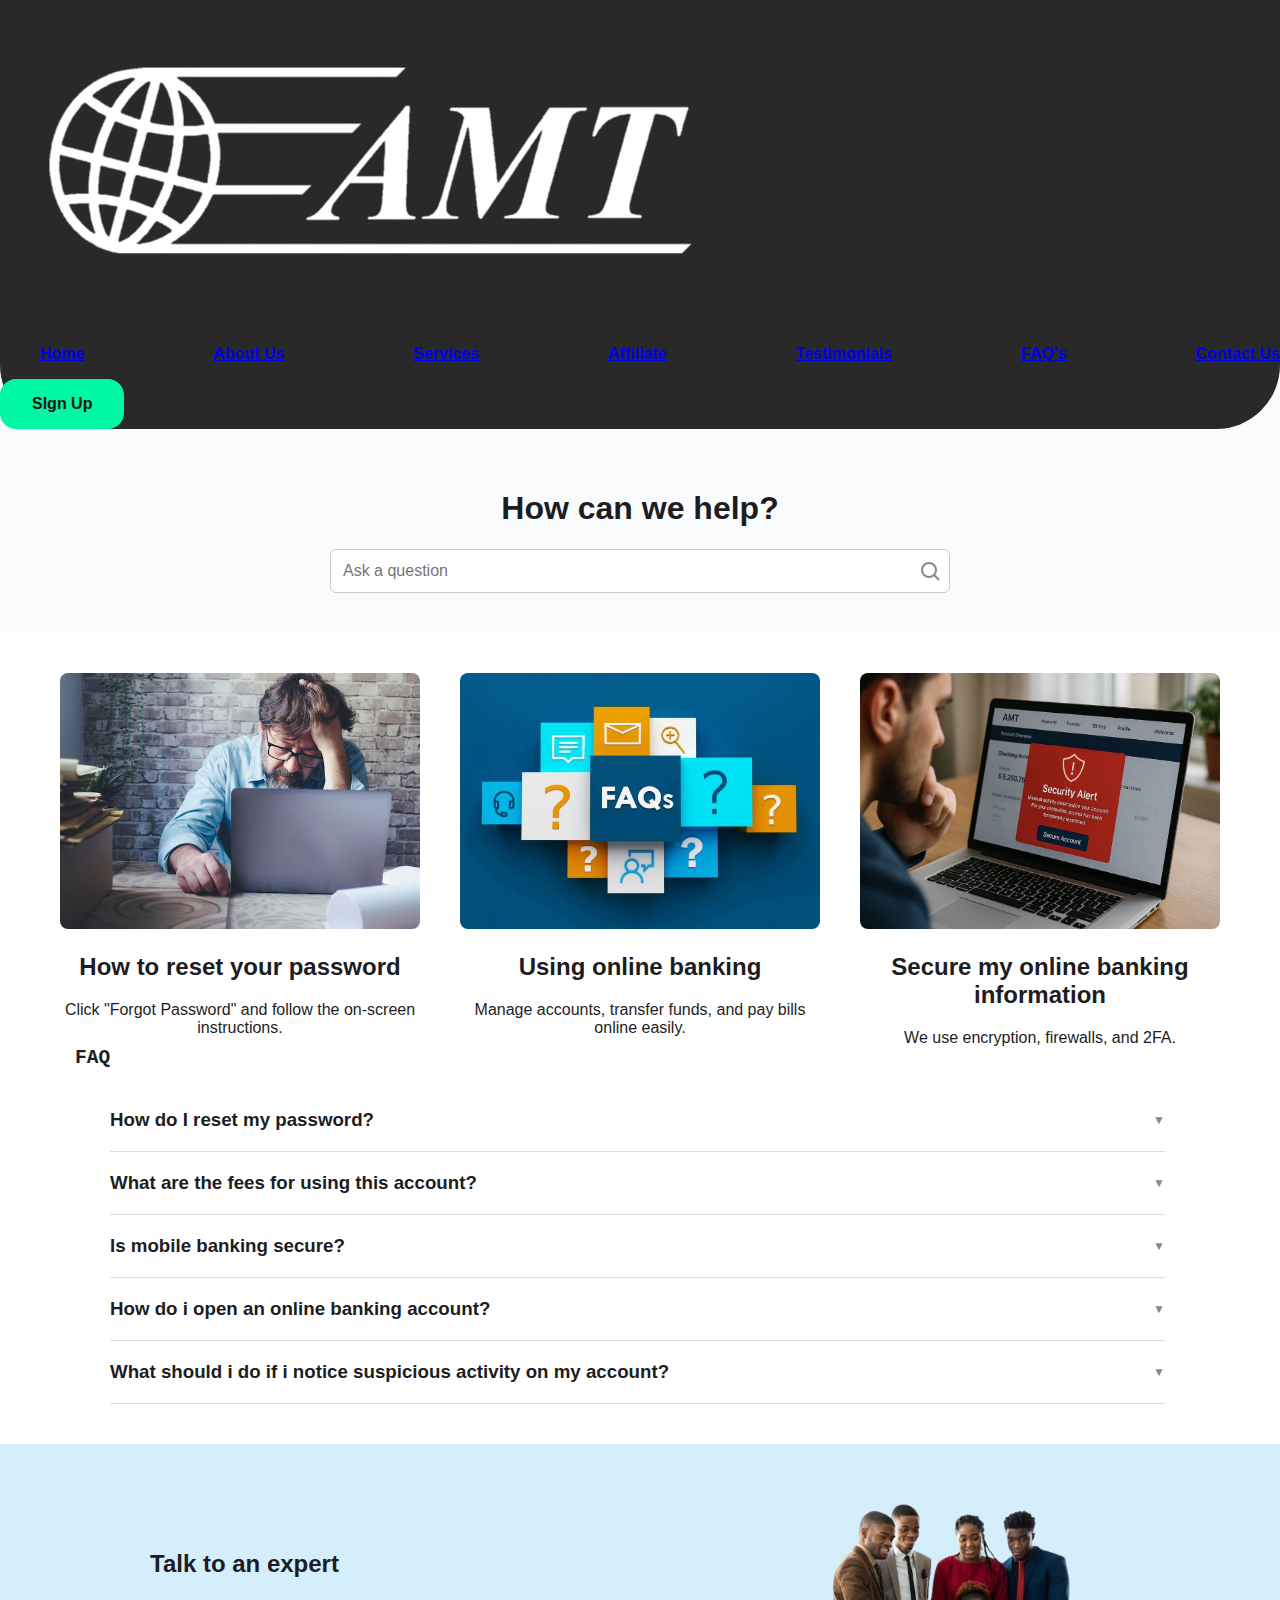
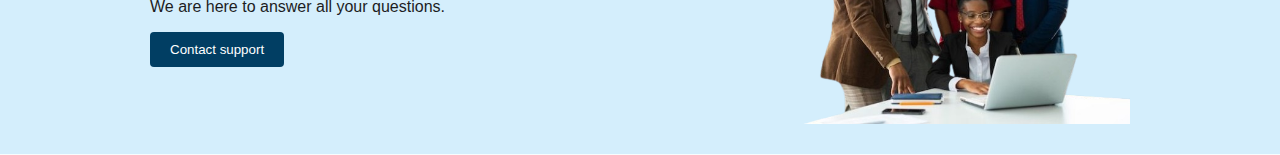
<file: index.html>
<!DOCTYPE html>
<html lang="en">
  <head>
    <meta charset="UTF-8" />
    <meta name="viewport" content="width=device-width, initial-scale=1.0" />
    <title>AMT BANKING</title>

    <!-- Links -->
    <link rel="stylesheet" href="style.css" />
    <link rel="stylesheet" href="faq.css" />
   
  </head>
  <body>
    <!-- NavBar starts here -->
    <section class="nav">
      <div class="navbar">
        <div class="logo">
          <img src="images/logo" class="logo" />
        </div>
        <div class="nav-links">
          <ul class="nav-link">
            <li class="active"><a href="#">Home</a></li>
            <li><a href="#">About Us</a></li>
            <li><a href="#">Services</a></li>
            <li><a href="#">Affiliate</a></li>
            <li><a href="#">Testimonials</a></li>
            <li><a href="#">FAQ's</a></li>
            <li><a href="#">Contact Us</a></li>
          </ul>
        </div>
        <div class="btn">
          <button>SIgn Up</button>
        </div>
      </div>
    </section>
    <!-- NavBar Ends here -->

    <!-- FAQ -->
     <section class="search-section">
  <h1>How can we help?</h1>
  <div class="search-container">
    <input type="text" id="searchInput" placeholder="Ask a question" oninput="searchFAQs()">
    <button class="search-btn" onclick="searchFAQs()" aria-label="Search">
      <!-- SVG lens icon -->
      <svg width="20" height="20" viewBox="0 0 20 20">
        <circle cx="9" cy="9" r="7" stroke="#888" stroke-width="2" fill="none"/>
        <line x1="14" y1="14" x2="19" y2="19" stroke="#888" stroke-width="2"/>
      </svg>
    </button>
  </div>
</section>
<section class="search-results" id="searchResults">
  <p>No results found.</p>
</section>
<section class="articles">
  <div class="article">
    <img src="/images/reset-password.jpg" alt="Reset Password">
    <h2>How to reset your password</h2>
    <p>Click "Forgot Password" and follow the on-screen instructions.</p>
  </div>
  <div class="article">
    <img src="/images/faq2.jpg" alt="Mobile Banking">
    <h2>Using online banking</h2>
    <p>Manage accounts, transfer funds, and pay bills online easily.</p>
  </div>
  <div class="article">
    <img src="/images/security.jpg" alt="security ">
    <h2>Secure my online banking information</h2>
    <p>We use encryption, firewalls, and 2FA.</p>
  </div>
</section>
<section class="faq-section">
  <h2><pre>   FAQ</pre></h2>
  <div class="faq-item">
    <h3 onclick="toggleFAQ(this)">How do I reset my password?</h3>
    <p>You can reset your password by clicking "Forgot Password" on the login screen and following the instructions.</p>
  </div>
  <div class="faq-item">
    <h3 onclick="toggleFAQ(this)">What are the fees for using this account?</h3>
    <p>Fees vary by account type. Please refer to our pricing page or contact support for specific details.</p>
  </div>
  <div class="faq-item">
    <h3 onclick="toggleFAQ(this)">Is mobile banking secure?</h3>
    <p>Yes. Our mobile banking app uses encryption and multifactor authentication to keep your information safe.</p>
  </div>
  <div class="faq-item">
    <h3 onclick="toggleFAQ(this)">How do i open an online banking account?</h3>
    <p>You can open an account by clicking the "Sign In" button on our Home page and following the registration  process. You'll need a valid ID , proof of address, and your account information.
</p>
  </div>
  <div class="faq-item">
    <h3 onclick="toggleFAQ(this)">What should i do if i notice suspicious activity on my account?
</h3>
    <p>Immediately contact our support team and change your password. We'll help you investigate and secure your account.
</p>
  </div>
</section>
<section class="support-banner">
  <div class="text">
    <h2>Talk to an expert</h2>
    <p>We are here to answer all your questions.</p>
    <button class="button">Contact support</button>
  </div>
  <img src="/images/support-agent4.png" alt="Support Agent">
</section>
<script src="faq.js"></script>

    <!-- ENDS-->

    


  </body>
</html>
</file>
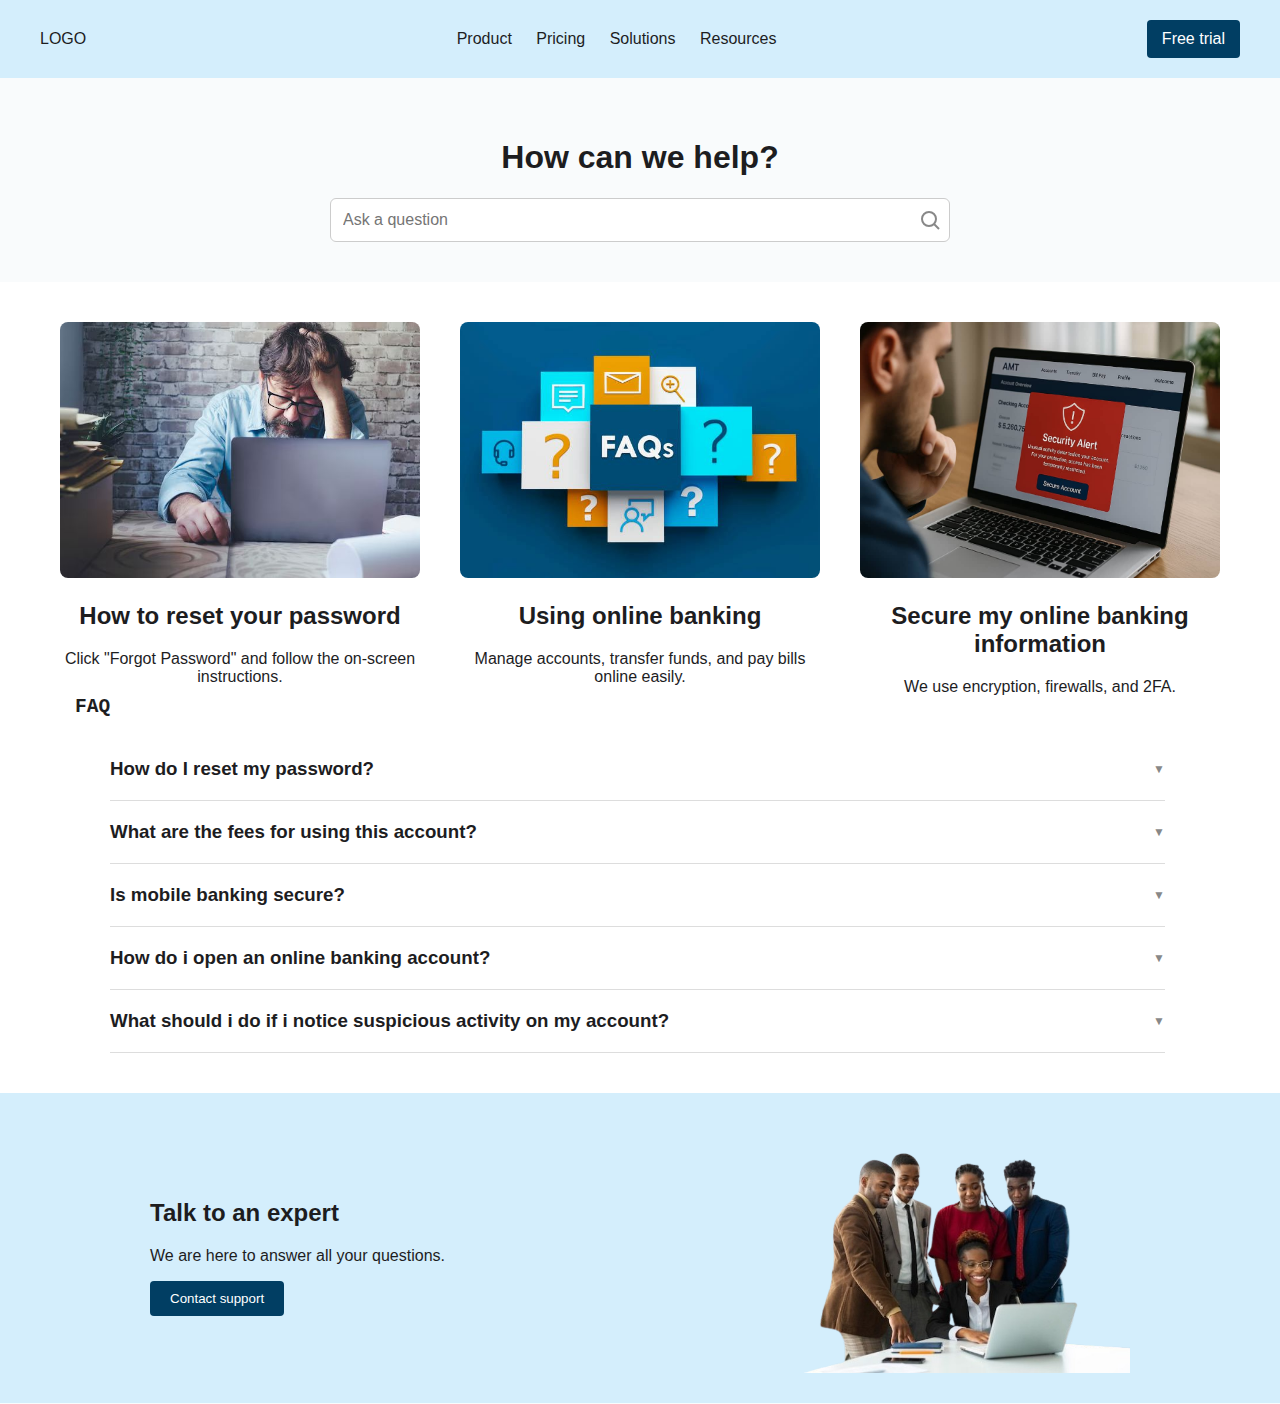
<file: faq.html>
<!DOCTYPE html>
<html lang="en">
<head>
  <meta charset="UTF-8">
  <meta name="viewport" content="width=device-width, initial-scale=1.0">
  <title>Online Banking Support</title>
  <link rel="stylesheet" href="faq.css">
</head>
<body>
<header>
  <div class="logo">LOGO</div>
  <nav>
    <a href="#">Product</a>
    <a href="#">Pricing</a>
    <a href="#">Solutions</a>
    <a href="#">Resources</a>
  </nav>
  <a href="#" class="cta">Free trial</a>
</header>
<section class="search-section">
  <h1>How can we help?</h1>
  <div class="search-container">
    <input type="text" id="searchInput" placeholder="Ask a question" oninput="searchFAQs()">
    <button class="search-btn" onclick="searchFAQs()" aria-label="Search">
      <!-- SVG lens icon -->
      <svg width="20" height="20" viewBox="0 0 20 20">
        <circle cx="9" cy="9" r="7" stroke="#888" stroke-width="2" fill="none"/>
        <line x1="14" y1="14" x2="19" y2="19" stroke="#888" stroke-width="2"/>
      </svg>
    </button>
  </div>
</section>
<section class="search-results" id="searchResults">
  <p>No results found.</p>
</section>
<section class="articles">
  <div class="article">
    <img src="/images/reset-password.jpg" alt="Reset Password">
    <h2>How to reset your password</h2>
    <p>Click "Forgot Password" and follow the on-screen instructions.</p>
  </div>
  <div class="article">
    <img src="/images/faq2.jpg" alt="Mobile Banking">
    <h2>Using online banking</h2>
    <p>Manage accounts, transfer funds, and pay bills online easily.</p>
  </div>
  <div class="article">
    <img src="/images/security.jpg" alt="security ">
    <h2>Secure my online banking information</h2>
    <p>We use encryption, firewalls, and 2FA.</p>
  </div>
</section>
<section class="faq-section">
  <h2><pre>   FAQ</pre></h2>
  <div class="faq-item">
    <h3 onclick="toggleFAQ(this)">How do I reset my password?</h3>
    <p>You can reset your password by clicking "Forgot Password" on the login screen and following the instructions.</p>
  </div>
  <div class="faq-item">
    <h3 onclick="toggleFAQ(this)">What are the fees for using this account?</h3>
    <p>Fees vary by account type. Please refer to our pricing page or contact support for specific details.</p>
  </div>
  <div class="faq-item">
    <h3 onclick="toggleFAQ(this)">Is mobile banking secure?</h3>
    <p>Yes. Our mobile banking app uses encryption and multifactor authentication to keep your information safe.</p>
  </div>
  <div class="faq-item">
    <h3 onclick="toggleFAQ(this)">How do i open an online banking account?</h3>
    <p>You can open an account by clicking the "Sign In" button on our Home page and following the registration  process. You'll need a valid ID , proof of address, and your account information.
</p>
  </div>
  <div class="faq-item">
    <h3 onclick="toggleFAQ(this)">What should i do if i notice suspicious activity on my account?
</h3>
    <p>Immediately contact our support team and change your password. We'll help you investigate and secure your account.
</p>
  </div>
</section>
<section class="support-banner">
  <div class="text">
    <h2>Talk to an expert</h2>
    <p>We are here to answer all your questions.</p>
    <button class="button">Contact support</button>
  </div>
  <img src="/images/support-agent4.png" alt="Support Agent">
</section>
<script src="faq.js"></script>
</body>
</html>
</file>
<file: style.css>
:root {
  --primary-color: #3855e8;
  --secondary-color: #002aff;
  --background-color: #0d1312;
  --text-color: #ffffff;
  --link-color: #00f7a4;
}

body {
  background-color: var(--background-color);
  color: var(--text-color);
}

.nav {
  width: ;
  background-color: rgb(41, 41, 41);
  border-bottom-right-radius: 4rem;
  border-bottom-left-radius: 4rem;
 over {
  color: var(--link-color);
}
li {
  list-style: none;
}

.nav-link {
  display: flex;
  gap: 1rem;
  justify-content: space-between;
  align-items: center;
  color: var(--text-color);
  text-decoration: none;
  font-weight: bold;
}

.btn button {
  background-color: var(--link-color);
  color: var(--background-color);
  padding: 1rem 2rem;
  border: none;
  border-radius: 1rem;
  cursor: pointer;
  margin-right: 5rem;
  font-size: 1rem;
  font-weight: 700;
}
</file>
<file: faq.css>
body { 
    font-family: Arial, sans-serif; 
    margin: 0;
    padding: 0; 
    background-color: #f9fbfc;
    color: #1d1d1f;
} 

header { 
    background-color: #d4eefc; 
    padding: 20px 40px; 
    display: flex;
    justify-content: space-between; 
    align-items: center; 
} 
header nav a {
    margin: 0 10px; 
    text-decoration: none;
    color: #1d1d1f;
}
header .cta { 
    background-color: #013e63; 
    color: white; 
    padding: 10px 15px;
    border: none; 
    border-radius: 4px;
    text-decoration: none; 
} 
.search-section {
    text-align: center;
    padding: 40px 20px; 
} 

.search-container {
    position: relative;
    display: inline-block;
    width: 50%;
}

.search-container input[type="text"] {
    width: 100%;
    padding: 12px;
    font-size: 16px; 
    border: 1px solid #ccc; 
    border-radius: 6px; 
    padding-right: 40px; /* space for the icon */
    box-sizing: border-box;
}

.search-btn {
    position: absolute;
    right: 5px;
    top: 50%;
    transform: translateY(-50%);
    background: none;
    border: none;
    cursor: pointer;
    padding: 0;
    height: 30px;
    width: 30px;
    display: flex;
    align-items: center;
    justify-content: center;
}

.articles { 
    padding: 40px;
    display: flex;
    justify-content: space-around;
    background-color: #ffffff;
} 
.article { 
    width: 30%;
    text-align: center;
} 
.article img { 
    width: 100%; 
    height: 65%; 
    border-radius: 8px;
} 
.faq-section { 
    margin-top: -120px;
    padding: 40px;
    background-color: #ffffff; 
}
.faq-item { 
    border-bottom: 1px solid #ddd;
    padding: 20px 0;
    margin-left: 70px;
    margin-right: 75px;
    transition: background 0.3s;
}

/* FAQ open/close indicator and highlight */
.faq-item h3 {
    margin: 0;
    cursor: pointer;
    position: relative;
    padding-right: 30px; /* space for the arrow at the end */
}
.faq-item h3::after {
    content: "▼";
    font-size: 12px;
    color: #888;
    position: absolute;
    right: 0; /* align arrow to the far right */
    top: 50%;
    transform: translateY(-50%);
    transition: transform 0.2s;
    margin-left: 0;
}
.faq-item.open h3 {
    color: #013e63;
    font-weight: bold;
}
.faq-item.open h3::after {
    content: "▲";
    color: #013e63;
}
.faq-item p {
    display: none;
    margin-top: 10px;  
    background: #eaf6fb;
    border-radius: 4px;
    padding: 10px;
    transition: background 0.3s;
}
.faq-item.open p {
    display: block;
}

.support-banner { 
    background-color: #d4eefc; 
    padding: 30px 20px; 
    display: flex;
    justify-content: space-between;
    align-items: center;
    padding-left: 150px;
    padding-right: 150px
} 
.support-banner img { 
    height: 250px;
    width: auto;
}
.support-banner .text { 
    max-width: 60%; 
} 
.support-banner .button { 
    background-color: #013e63;
    color: white; 
    padding: 10px 20px; 
    border: none;
    border-radius: 4px;
    cursor: pointer; 
} 
.search-results { 
    display: none; 
    padding: 20px; 
    text-align: center; 
    background-color: #f0f4f8;
    border-radius: 8px;
    margin: 20px auto;
    max-width: 700px
    box-shadow: 0 2px 8px rgba(0, 0, 0, 0.5);
}
</file>
